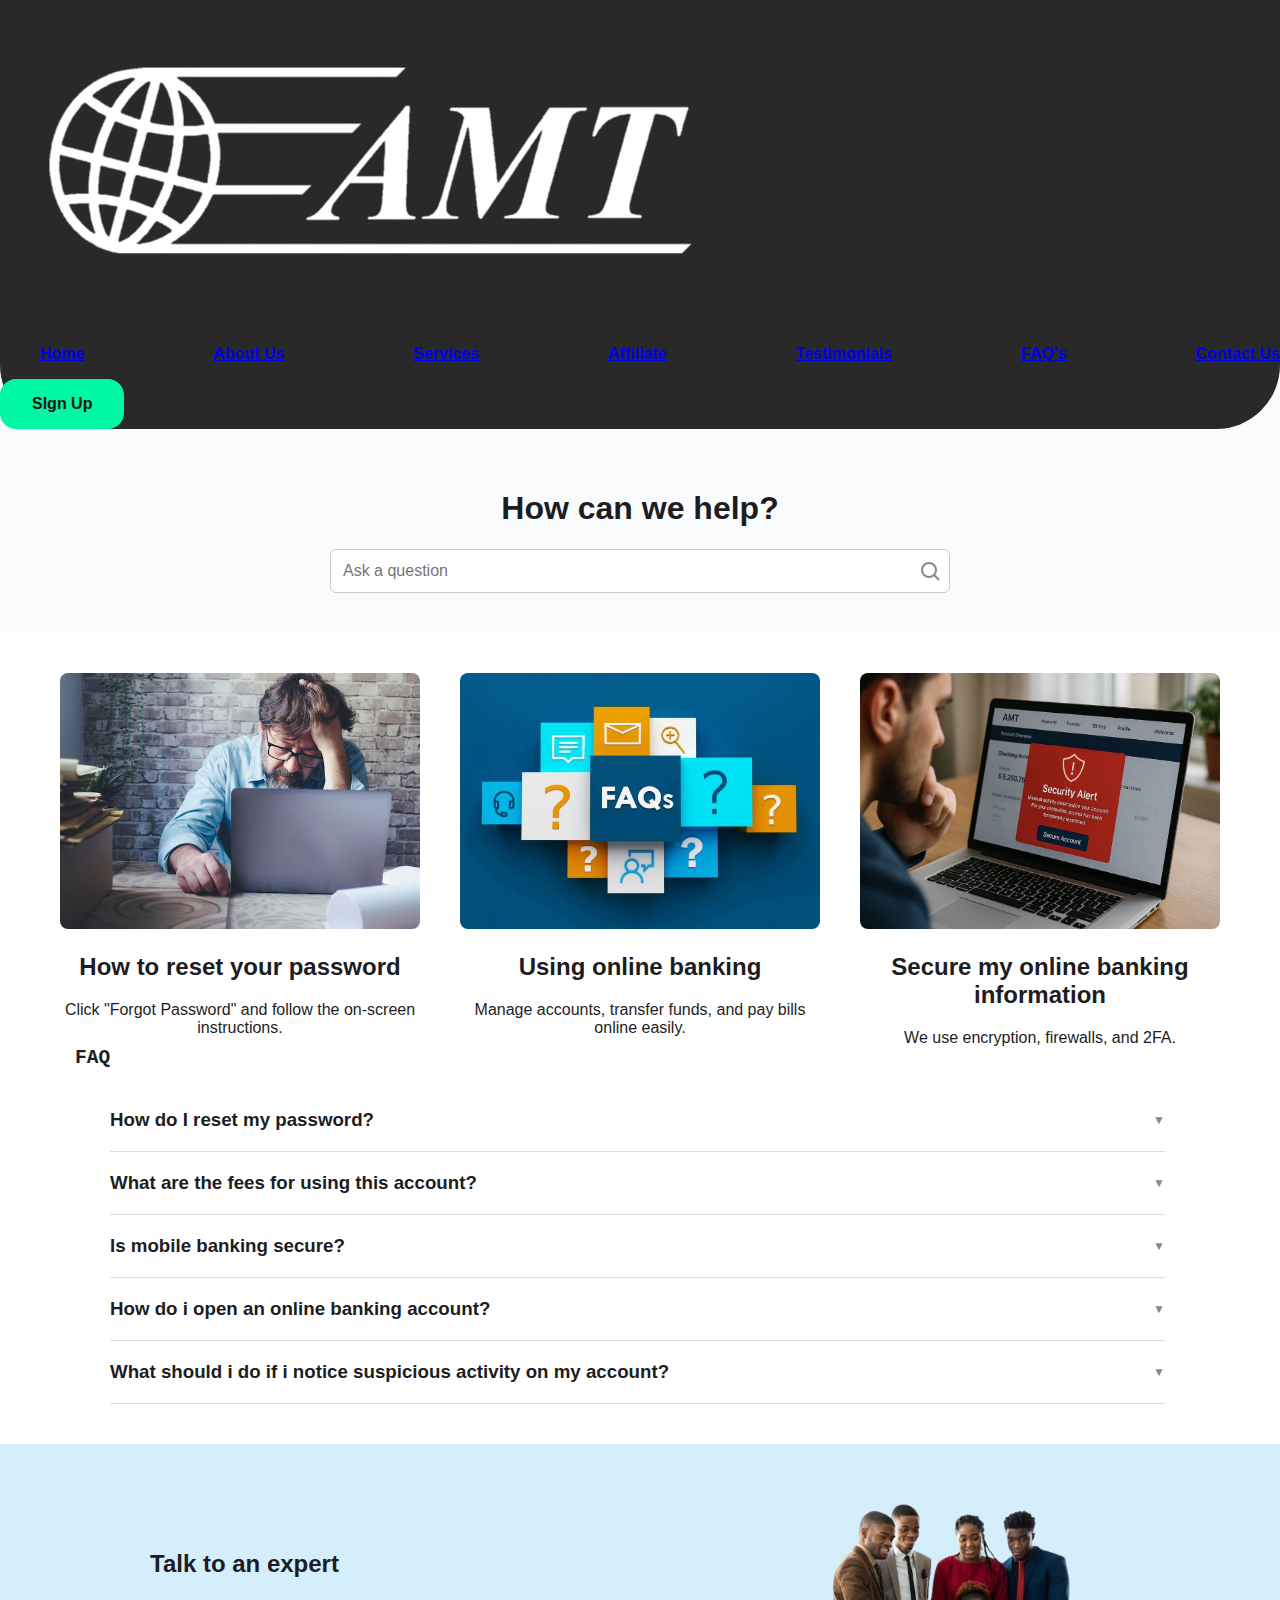
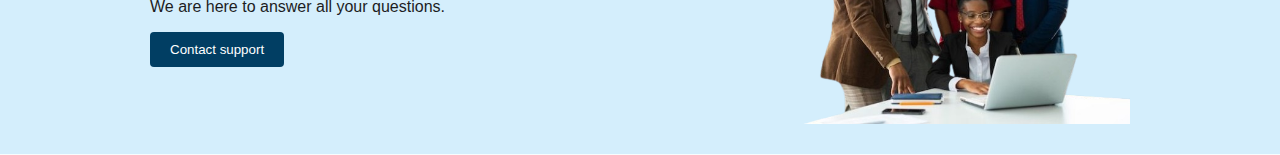
<file: index.html>
<!DOCTYPE html>
<html lang="en">
  <head>
    <meta charset="UTF-8" />
    <meta name="viewport" content="width=device-width, initial-scale=1.0" />
    <title>AMT BANKING</title>

    <!-- Links -->
    <link rel="stylesheet" href="style.css" />
    <link rel="stylesheet" href="faq.css" />
   
  </head>
  <body>
    <!-- NavBar starts here -->
    <section class="nav">
      <div class="navbar">
        <div class="logo">
          <img src="images/logo" class="logo" />
        </div>
        <div class="nav-links">
          <ul class="nav-link">
            <li class="active"><a href="#">Home</a></li>
            <li><a href="#">About Us</a></li>
            <li><a href="#">Services</a></li>
            <li><a href="#">Affiliate</a></li>
            <li><a href="#">Testimonials</a></li>
            <li><a href="#">FAQ's</a></li>
            <li><a href="#">Contact Us</a></li>
          </ul>
        </div>
        <div class="btn">
          <button>SIgn Up</button>
        </div>
      </div>
    </section>
    <!-- NavBar Ends here -->

    <!-- FAQ -->
     <section class="search-section">
  <h1>How can we help?</h1>
  <div class="search-container">
    <input type="text" id="searchInput" placeholder="Ask a question" oninput="searchFAQs()">
    <button class="search-btn" onclick="searchFAQs()" aria-label="Search">
      <!-- SVG lens icon -->
      <svg width="20" height="20" viewBox="0 0 20 20">
        <circle cx="9" cy="9" r="7" stroke="#888" stroke-width="2" fill="none"/>
        <line x1="14" y1="14" x2="19" y2="19" stroke="#888" stroke-width="2"/>
      </svg>
    </button>
  </div>
</section>
<section class="search-results" id="searchResults">
  <p>No results found.</p>
</section>
<section class="articles">
  <div class="article">
    <img src="/images/reset-password.jpg" alt="Reset Password">
    <h2>How to reset your password</h2>
    <p>Click "Forgot Password" and follow the on-screen instructions.</p>
  </div>
  <div class="article">
    <img src="/images/faq2.jpg" alt="Mobile Banking">
    <h2>Using online banking</h2>
    <p>Manage accounts, transfer funds, and pay bills online easily.</p>
  </div>
  <div class="article">
    <img src="/images/security.jpg" alt="security ">
    <h2>Secure my online banking information</h2>
    <p>We use encryption, firewalls, and 2FA.</p>
  </div>
</section>
<section class="faq-section">
  <h2><pre>   FAQ</pre></h2>
  <div class="faq-item">
    <h3 onclick="toggleFAQ(this)">How do I reset my password?</h3>
    <p>You can reset your password by clicking "Forgot Password" on the login screen and following the instructions.</p>
  </div>
  <div class="faq-item">
    <h3 onclick="toggleFAQ(this)">What are the fees for using this account?</h3>
    <p>Fees vary by account type. Please refer to our pricing page or contact support for specific details.</p>
  </div>
  <div class="faq-item">
    <h3 onclick="toggleFAQ(this)">Is mobile banking secure?</h3>
    <p>Yes. Our mobile banking app uses encryption and multifactor authentication to keep your information safe.</p>
  </div>
  <div class="faq-item">
    <h3 onclick="toggleFAQ(this)">How do i open an online banking account?</h3>
    <p>You can open an account by clicking the "Sign In" button on our Home page and following the registration  process. You'll need a valid ID , proof of address, and your account information.
</p>
  </div>
  <div class="faq-item">
    <h3 onclick="toggleFAQ(this)">What should i do if i notice suspicious activity on my account?
</h3>
    <p>Immediately contact our support team and change your password. We'll help you investigate and secure your account.
</p>
  </div>
</section>
<section class="support-banner">
  <div class="text">
    <h2>Talk to an expert</h2>
    <p>We are here to answer all your questions.</p>
    <button class="button">Contact support</button>
  </div>
  <img src="/images/support-agent4.png" alt="Support Agent">
</section>
<script src="faq.js"></script>

    <!-- ENDS-->

    


  </body>
</html>
</file>
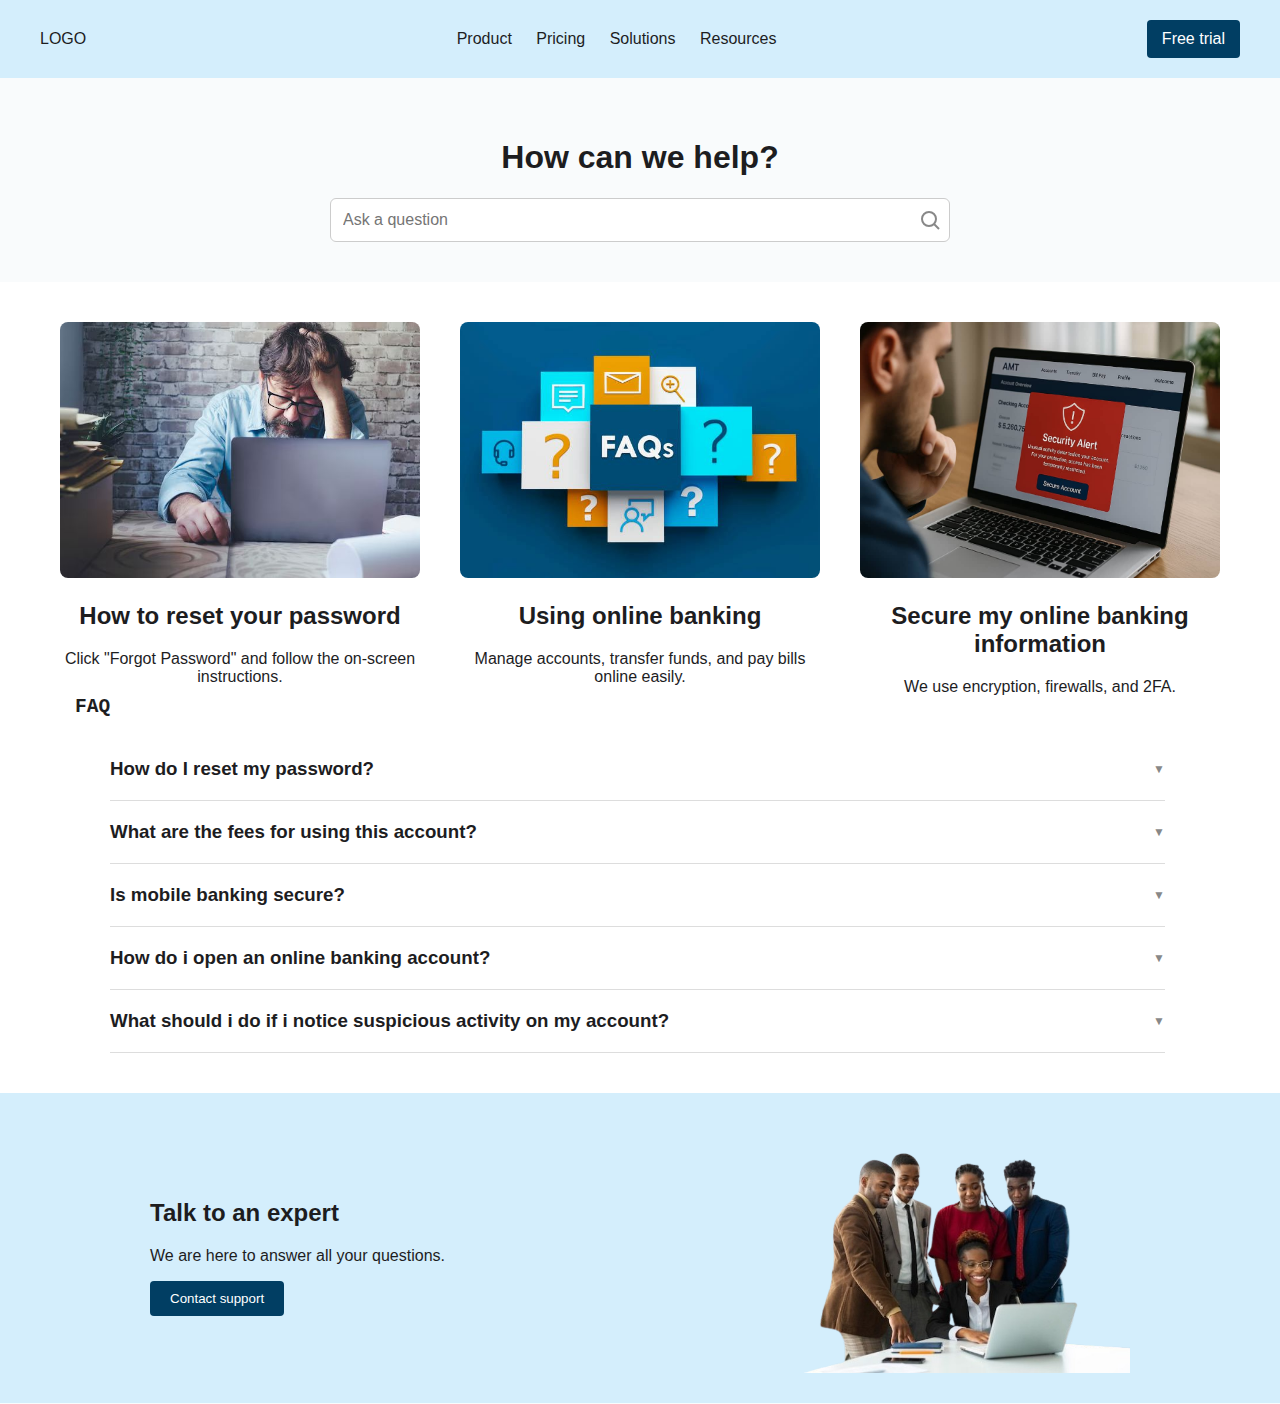
<file: faq.html>
<!DOCTYPE html>
<html lang="en">
<head>
  <meta charset="UTF-8">
  <meta name="viewport" content="width=device-width, initial-scale=1.0">
  <title>Online Banking Support</title>
  <link rel="stylesheet" href="faq.css">
</head>
<body>
<header>
  <div class="logo">LOGO</div>
  <nav>
    <a href="#">Product</a>
    <a href="#">Pricing</a>
    <a href="#">Solutions</a>
    <a href="#">Resources</a>
  </nav>
  <a href="#" class="cta">Free trial</a>
</header>
<section class="search-section">
  <h1>How can we help?</h1>
  <div class="search-container">
    <input type="text" id="searchInput" placeholder="Ask a question" oninput="searchFAQs()">
    <button class="search-btn" onclick="searchFAQs()" aria-label="Search">
      <!-- SVG lens icon -->
      <svg width="20" height="20" viewBox="0 0 20 20">
        <circle cx="9" cy="9" r="7" stroke="#888" stroke-width="2" fill="none"/>
        <line x1="14" y1="14" x2="19" y2="19" stroke="#888" stroke-width="2"/>
      </svg>
    </button>
  </div>
</section>
<section class="search-results" id="searchResults">
  <p>No results found.</p>
</section>
<section class="articles">
  <div class="article">
    <img src="/images/reset-password.jpg" alt="Reset Password">
    <h2>How to reset your password</h2>
    <p>Click "Forgot Password" and follow the on-screen instructions.</p>
  </div>
  <div class="article">
    <img src="/images/faq2.jpg" alt="Mobile Banking">
    <h2>Using online banking</h2>
    <p>Manage accounts, transfer funds, and pay bills online easily.</p>
  </div>
  <div class="article">
    <img src="/images/security.jpg" alt="security ">
    <h2>Secure my online banking information</h2>
    <p>We use encryption, firewalls, and 2FA.</p>
  </div>
</section>
<section class="faq-section">
  <h2><pre>   FAQ</pre></h2>
  <div class="faq-item">
    <h3 onclick="toggleFAQ(this)">How do I reset my password?</h3>
    <p>You can reset your password by clicking "Forgot Password" on the login screen and following the instructions.</p>
  </div>
  <div class="faq-item">
    <h3 onclick="toggleFAQ(this)">What are the fees for using this account?</h3>
    <p>Fees vary by account type. Please refer to our pricing page or contact support for specific details.</p>
  </div>
  <div class="faq-item">
    <h3 onclick="toggleFAQ(this)">Is mobile banking secure?</h3>
    <p>Yes. Our mobile banking app uses encryption and multifactor authentication to keep your information safe.</p>
  </div>
  <div class="faq-item">
    <h3 onclick="toggleFAQ(this)">How do i open an online banking account?</h3>
    <p>You can open an account by clicking the "Sign In" button on our Home page and following the registration  process. You'll need a valid ID , proof of address, and your account information.
</p>
  </div>
  <div class="faq-item">
    <h3 onclick="toggleFAQ(this)">What should i do if i notice suspicious activity on my account?
</h3>
    <p>Immediately contact our support team and change your password. We'll help you investigate and secure your account.
</p>
  </div>
</section>
<section class="support-banner">
  <div class="text">
    <h2>Talk to an expert</h2>
    <p>We are here to answer all your questions.</p>
    <button class="button">Contact support</button>
  </div>
  <img src="/images/support-agent4.png" alt="Support Agent">
</section>
<script src="faq.js"></script>
</body>
</html>
</file>
<file: style.css>
:root {
  --primary-color: #3855e8;
  --secondary-color: #002aff;
  --background-color: #0d1312;
  --text-color: #ffffff;
  --link-color: #00f7a4;
}

body {
  background-color: var(--background-color);
  color: var(--text-color);
}

.nav {
  width: ;
  background-color: rgb(41, 41, 41);
  border-bottom-right-radius: 4rem;
  border-bottom-left-radius: 4rem;
 over {
  color: var(--link-color);
}
li {
  list-style: none;
}

.nav-link {
  display: flex;
  gap: 1rem;
  justify-content: space-between;
  align-items: center;
  color: var(--text-color);
  text-decoration: none;
  font-weight: bold;
}

.btn button {
  background-color: var(--link-color);
  color: var(--background-color);
  padding: 1rem 2rem;
  border: none;
  border-radius: 1rem;
  cursor: pointer;
  margin-right: 5rem;
  font-size: 1rem;
  font-weight: 700;
}
</file>
<file: faq.css>
body { 
    font-family: Arial, sans-serif; 
    margin: 0;
    padding: 0; 
    background-color: #f9fbfc;
    color: #1d1d1f;
} 

header { 
    background-color: #d4eefc; 
    padding: 20px 40px; 
    display: flex;
    justify-content: space-between; 
    align-items: center; 
} 
header nav a {
    margin: 0 10px; 
    text-decoration: none;
    color: #1d1d1f;
}
header .cta { 
    background-color: #013e63; 
    color: white; 
    padding: 10px 15px;
    border: none; 
    border-radius: 4px;
    text-decoration: none; 
} 
.search-section {
    text-align: center;
    padding: 40px 20px; 
} 

.search-container {
    position: relative;
    display: inline-block;
    width: 50%;
}

.search-container input[type="text"] {
    width: 100%;
    padding: 12px;
    font-size: 16px; 
    border: 1px solid #ccc; 
    border-radius: 6px; 
    padding-right: 40px; /* space for the icon */
    box-sizing: border-box;
}

.search-btn {
    position: absolute;
    right: 5px;
    top: 50%;
    transform: translateY(-50%);
    background: none;
    border: none;
    cursor: pointer;
    padding: 0;
    height: 30px;
    width: 30px;
    display: flex;
    align-items: center;
    justify-content: center;
}

.articles { 
    padding: 40px;
    display: flex;
    justify-content: space-around;
    background-color: #ffffff;
} 
.article { 
    width: 30%;
    text-align: center;
} 
.article img { 
    width: 100%; 
    height: 65%; 
    border-radius: 8px;
} 
.faq-section { 
    margin-top: -120px;
    padding: 40px;
    background-color: #ffffff; 
}
.faq-item { 
    border-bottom: 1px solid #ddd;
    padding: 20px 0;
    margin-left: 70px;
    margin-right: 75px;
    transition: background 0.3s;
}

/* FAQ open/close indicator and highlight */
.faq-item h3 {
    margin: 0;
    cursor: pointer;
    position: relative;
    padding-right: 30px; /* space for the arrow at the end */
}
.faq-item h3::after {
    content: "▼";
    font-size: 12px;
    color: #888;
    position: absolute;
    right: 0; /* align arrow to the far right */
    top: 50%;
    transform: translateY(-50%);
    transition: transform 0.2s;
    margin-left: 0;
}
.faq-item.open h3 {
    color: #013e63;
    font-weight: bold;
}
.faq-item.open h3::after {
    content: "▲";
    color: #013e63;
}
.faq-item p {
    display: none;
    margin-top: 10px;  
    background: #eaf6fb;
    border-radius: 4px;
    padding: 10px;
    transition: background 0.3s;
}
.faq-item.open p {
    display: block;
}

.support-banner { 
    background-color: #d4eefc; 
    padding: 30px 20px; 
    display: flex;
    justify-content: space-between;
    align-items: center;
    padding-left: 150px;
    padding-right: 150px
} 
.support-banner img { 
    height: 250px;
    width: auto;
}
.support-banner .text { 
    max-width: 60%; 
} 
.support-banner .button { 
    background-color: #013e63;
    color: white; 
    padding: 10px 20px; 
    border: none;
    border-radius: 4px;
    cursor: pointer; 
} 
.search-results { 
    display: none; 
    padding: 20px; 
    text-align: center; 
    background-color: #f0f4f8;
    border-radius: 8px;
    margin: 20px auto;
    max-width: 700px
    box-shadow: 0 2px 8px rgba(0, 0, 0, 0.5);
}
</file>
